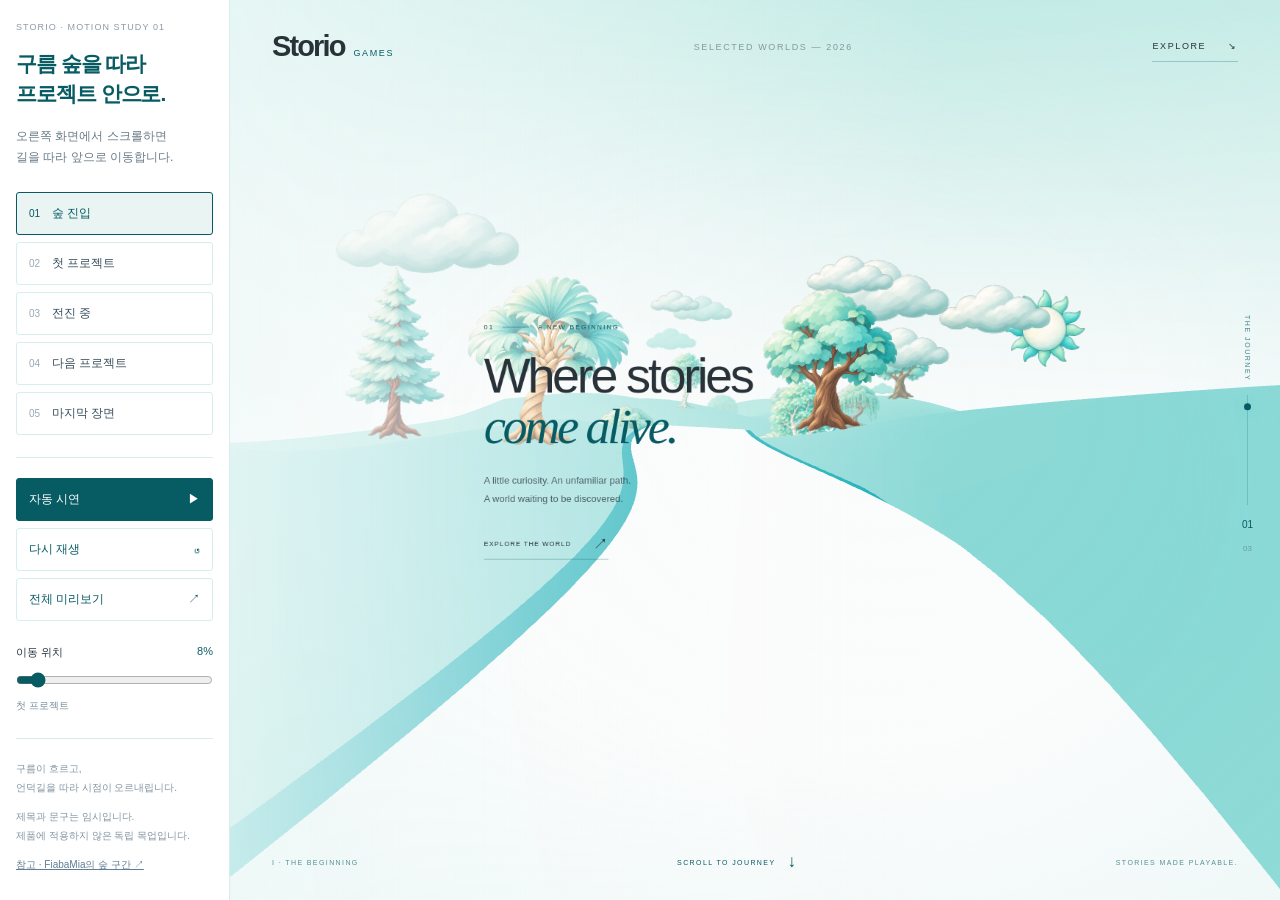
<file: storio-games/index.html>
<!doctype html>
<html lang="ko">
  <head>
    <meta charset="utf-8">
    <meta name="viewport" content="width=device-width, initial-scale=1">
    <title>Storio · 구름 숲 전진 목업</title>
    <link rel="stylesheet" href="review.css">
  </head>
  <body>
    <button id="panel-toggle" class="panel-toggle" aria-controls="controls" aria-expanded="false">시안 조작</button>
    <main class="workspace">
      <aside id="controls" class="sidebar" data-open="false" aria-label="목업 조작">
        <p class="kicker">STORIO · MOTION STUDY 01</p>
        <h1>구름 숲을 따라<br>프로젝트 안으로.</h1>
        <p class="intro">오른쪽 화면에서 스크롤하면<br>길을 따라 앞으로 이동합니다.</p>
        <nav class="states" aria-label="장면 선택">
          <button data-progress="0.08" aria-current="page"><span>01</span> 숲 진입</button>
          <button data-progress="0.22"><span>02</span> 첫 프로젝트</button>
          <button data-progress="0.37"><span>03</span> 전진 중</button>
          <button data-progress="0.58"><span>04</span> 다음 프로젝트</button>
          <button data-progress="0.9"><span>05</span> 마지막 장면</button>
        </nav>
        <div class="actions">
          <button id="play">자동 시연 <span>▶</span></button>
          <button id="replay">다시 재생 <span>↺</span></button>
          <a id="full-preview" href="journey.html?p=0.08" target="_blank" rel="noopener">전체 미리보기 <span>↗</span></a>
        </div>
        <div class="scrubber">
          <label for="progress">이동 위치 <output id="position">8%</output></label>
          <input id="progress" type="range" min="0" max="1000" value="80">
          <p id="scene-state" role="status">숲 진입</p>
        </div>
        <div class="notes">
          <p>구름이 흐르고,<br>언덕길을 따라 시점이 오르내립니다.</p>
          <p>제목과 문구는 임시입니다.<br>제품에 적용하지 않은 독립 목업입니다.</p>
          <a href="https://www.fiabamia.com/" target="_blank" rel="noopener">참고 · FiabaMia의 숲 구간 ↗</a>
        </div>
      </aside>
      <section class="preview" aria-label="스크롤 전진 목업">
        <iframe id="preview" src="journey.html?p=0.08" title="만화풍 구름 숲을 따라 전진하는 프로젝트 섹션"></iframe>
      </section>
    </main>
    <script src="review.js"></script>
  </body>
</html>
</file>
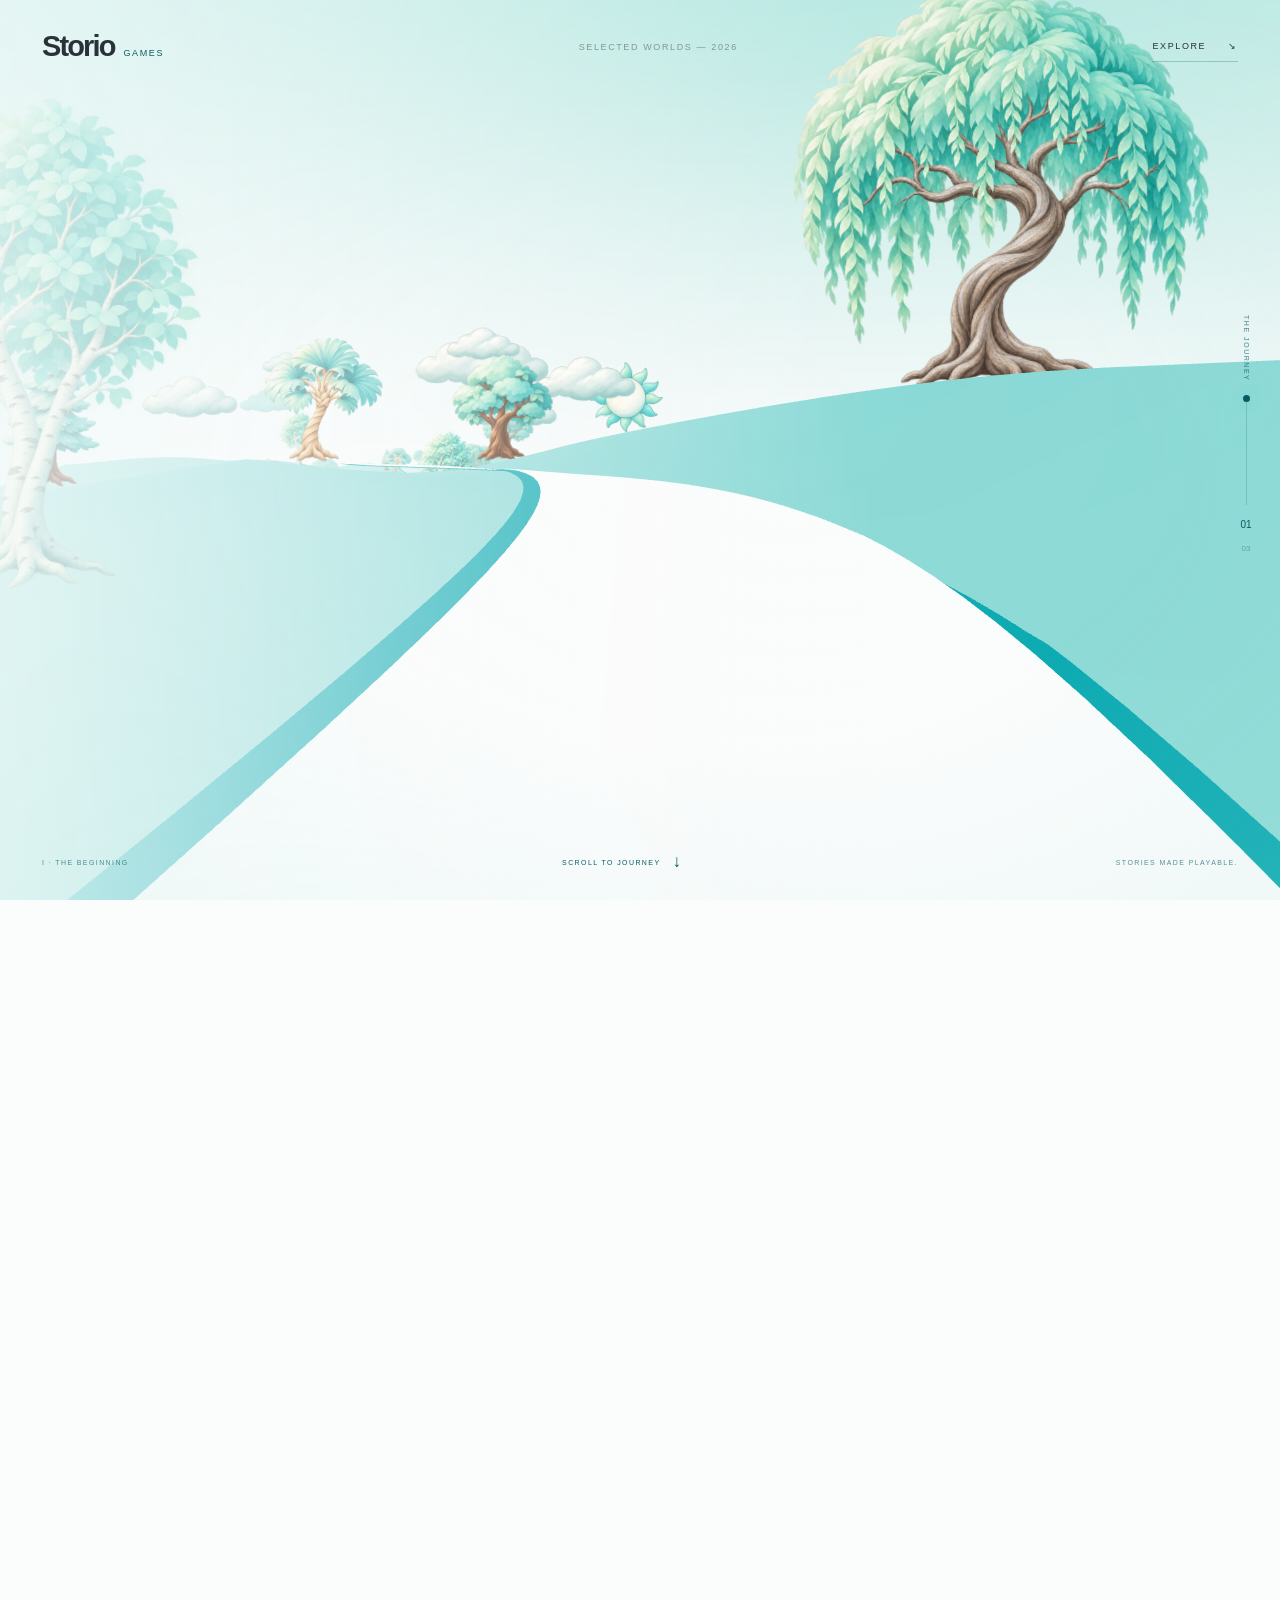
<file: storio-games/journey.html>
<!doctype html>
<html lang="en">
  <head>
    <meta charset="utf-8">
    <meta name="viewport" content="width=device-width, initial-scale=1">
    <title>Storio · Into the story</title>
    <link rel="stylesheet" href="journey.css">
  </head>
  <body>
    <a class="skip" href="#chapters">Skip to projects</a>
    <div class="scene" aria-hidden="true">
      <canvas id="world"></canvas>
      <div class="atmosphere"></div>
      <div class="vignette"></div>
    </div>
    <header class="navigation">
      <a href="index.html" class="wordmark" aria-label="Storio Games mockup">Storio<span>GAMES</span></a>
      <span class="nav-label">SELECTED WORLDS — 2026</span>
      <a class="nav-end" href="#chapters">EXPLORE <span>↘</span></a>
    </header>
    <div class="chapter-indicator" aria-hidden="true">
      <span>THE JOURNEY</span>
      <div class="track"><i id="track-fill"></i></div>
      <b id="current-number">01</b><small>03</small>
    </div>
    <main id="chapters">
      <article class="chapter" data-at="0.19" id="project-1">
        <div class="copy">
          <p class="eyebrow">01 <i></i> A NEW BEGINNING</p>
          <h1>Where stories<br><em>come alive.</em></h1>
          <p class="description">A little curiosity. An unfamiliar path.<br>A world waiting to be discovered.</p>
          <a class="project-link" href="#project-2">EXPLORE THE WORLD <span>↗</span></a>
        </div>
      </article>
      <article class="chapter" data-at="0.54" id="project-2">
        <div class="copy">
          <p class="eyebrow">02 <i></i> FURTHER INTO THE UNKNOWN</p>
          <h2>Beyond<br><em>the ordinary.</em></h2>
          <p class="description">Follow the lights a little further.<br>There is always another story ahead.</p>
          <a class="project-link" href="#project-3">EXPLORE THE WORLD <span>↗</span></a>
        </div>
      </article>
      <article class="chapter" data-at="0.88" id="project-3">
        <div class="copy">
          <p class="eyebrow">03 <i></i> YOUR NEXT CHAPTER</p>
          <h2>A world<br><em>of our own.</em></h2>
          <p class="description">Small moments. Lasting feelings.<br>The journey has only just begun.</p>
          <a class="project-link" href="#project-1">BACK TO THE BEGINNING <span>↺</span></a>
        </div>
      </article>
    </main>
    <footer class="journey-footer">
      <span id="chapter-name">I · THE BEGINNING</span>
      <span class="scroll-hint">SCROLL TO JOURNEY <i>↓</i></span>
      <span>STORIES MADE PLAYABLE.</span>
    </footer>
    <p class="fallback" hidden>The 3D scene could not load. The project text is still available below.</p>
    <script type="module" src="journey.js"></script>
  </body>
</html>
</file>
<file: storio-games/review.css>
:root {
  --blue: #075b63;
  --line: #d6eeee;
  --pale: #e9f4f3;
  font-family: -apple-system, BlinkMacSystemFont, "Apple SD Gothic Neo", sans-serif;
  color: #263540;
  background: #fff;
}

* { box-sizing: border-box; }
html, body { height: 100%; margin: 0; overflow: hidden; }
button, a { -webkit-tap-highlight-color: transparent; }
button { font: inherit; cursor: pointer; }
button:focus-visible, a:focus-visible, input:focus-visible {
  outline: 3px solid var(--blue);
  outline-offset: 3px;
}

.workspace { display: grid; grid-template-columns: 230px minmax(0, 1fr); height: 100svh; }
.sidebar { padding: 22px 16px; border-right: 1px solid var(--line); overflow-y: auto; }
.kicker { margin: 0 0 17px; color: #8b9aa8; font-size: 9px; letter-spacing: .12em; }
h1 { margin: 0 0 16px; color: var(--blue); font-size: 21px; font-weight: 600; line-height: 1.45; letter-spacing: -.05em; }
.intro { margin: 0 0 23px; color: #697b88; font-size: 12px; line-height: 1.8; }
.states, .actions { display: grid; gap: 7px; }
.states button, .actions button, .actions a {
  display: flex;
  align-items: center;
  min-height: 43px;
  padding: 10px 12px;
  gap: 12px;
  border: 1px solid var(--line);
  border-radius: 3px;
  background: #fff;
  color: #384d5b;
  text-align: left;
  text-decoration: none;
  font-size: 12px;
}
.states span { color: #97a8b6; font-size: 10px; }
.states button[aria-current="page"] { border-color: var(--blue); color: var(--blue); background: var(--pale); }
.states button[aria-current="page"] span { color: var(--blue); }
.actions { margin-top: 22px; padding-top: 20px; border-top: 1px solid var(--line); }
.actions button, .actions a { justify-content: space-between; color: var(--blue); }
.actions #play { background: var(--blue); border-color: var(--blue); color: #fff; }
.scrubber { margin-top: 24px; }
.scrubber label { display: flex; justify-content: space-between; font-size: 11px; }
.scrubber output { font-variant-numeric: tabular-nums; color: var(--blue); }
.scrubber input { width: 100%; margin: 12px 0 0; accent-color: var(--blue); }
#scene-state { min-height: 16px; margin: 7px 0; color: #778c9a; font-size: 10px; }
.notes { margin-top: 23px; border-top: 1px solid var(--line); padding-top: 10px; font-size: 10px; line-height: 1.9; color: #8293a0; }
.notes a { color: #607e93; }
.preview { min-width: 0; height: 100%; }
iframe { width: 100%; height: 100%; display: block; border: 0; background: #fbfcfc; }
.panel-toggle { display: none; position: fixed; top: 12px; left: 12px; z-index: 30; min-height: 42px; padding: 10px 14px; border: 1px solid var(--line); background: #fff; color: var(--blue); }

@media (max-width: 900px) {
  .workspace { grid-template-columns: minmax(0, 1fr); }
  .sidebar { position: fixed; inset: 0 auto 0 0; z-index: 20; width: 265px; padding-top: 74px; background: white; transform: translateX(-110%); box-shadow: 8px 0 24px #0002; }
  .sidebar[data-open="true"] { transform: translateX(0); }
  .panel-toggle { display: block; top: 74px; }
  .panel-toggle[aria-expanded="true"] { top: 12px; }
}
</file>
<file: storio-games/journey.css>
:root {
  --charcoal: #283238;
  --deep-teal: #075b63;
  --mint: #aee6df;
  --aqua: #47c9cb;
  --white: #fbfcfc;
  color-scheme: light;
  color: var(--charcoal);
  background: var(--white);
  font-family: "Helvetica Neue", Arial, sans-serif;
}
* { box-sizing: border-box; }
html { scroll-behavior: auto; }
body { margin: 0; min-height: 100vh; background: var(--white); }
a { color: inherit; text-decoration: none; }
a:focus-visible { outline: 2px solid var(--aqua); outline-offset: 6px; }
.skip { position: fixed; z-index: 20; left: 24px; top: -100px; padding: 12px; background: #075b63; color: var(--white); }
.skip:focus { top: 20px; }
.scene { position: fixed; inset: 0; overflow: hidden; }
canvas { display: block; width: 100%; height: 100%; }
.atmosphere { position: absolute; inset: 0; pointer-events: none; background: radial-gradient(ellipse at 57% 45%, #fbfcfc0a, transparent 50%), linear-gradient(90deg, #fbfcfccc, transparent 68%); }
.vignette { position: absolute; inset: 0; background: radial-gradient(ellipse at 57% 53%, transparent 40%, #aee6df33 100%); }
.navigation { position: fixed; z-index: 8; inset: 0 0 auto; display: flex; align-items: center; justify-content: space-between; padding: 30px 42px; }
.wordmark { display: flex; align-items: baseline; gap: 9px; font-size: 29px; font-weight: 800; letter-spacing: -.065em; }
.wordmark span { font-size: 9px; font-weight: 400; letter-spacing: .18em; color: var(--deep-teal); }
.nav-label, .nav-end { font-size: 9px; letter-spacing: .18em; }
.nav-label { opacity: .45; }
.nav-end { padding: 10px 0; border-bottom: 1px solid #075b6344; }
.nav-end span { margin-left: 18px; }
#chapters { position: relative; height: 700svh; }
.chapter { position: fixed; inset: 0; display: flex; align-items: center; padding: 0 11%; opacity: 0; visibility: hidden; pointer-events: none; transform-origin: 54% 50%; will-change: transform, opacity; }
.copy { width: 100%; transform: translateY(-2%); }
.eyebrow { display: flex; align-items: center; gap: 12px; margin: 0 0 27px; font-size: 9px; letter-spacing: .21em; color: var(--deep-teal); }
.eyebrow i { display: block; width: 36px; height: 1px; background: #075b6366; }
h1, h2 { margin: 0; font-size: clamp(48px, 6.4vw, 104px); line-height: 1.02; letter-spacing: -.057em; font-weight: 400; }
h1 em, h2 em { font-family: Georgia, "Times New Roman", serif; font-weight: 400; letter-spacing: -.06em; color: var(--deep-teal); }
.description { margin: 27px 0 0; font-size: 13px; line-height: 1.9; color: #283238bf; }
.project-link { display: inline-flex; align-items: center; gap: 30px; padding: 11px 0; margin-top: 27px; font-size: 9px; letter-spacing: .13em; border-bottom: 1px solid #075b6366; }
.project-link span { font-size: 20px; line-height: 1; }
.chapter-indicator { position: fixed; z-index: 8; right: 27px; top: 35%; display: flex; flex-direction: column; gap: 14px; align-items: center; font-size: 10px; }
.chapter-indicator > span { writing-mode: vertical-rl; font-size: 7px; letter-spacing: .22em; color: #075b63bb; }
.track { position: relative; height: 110px; width: 1px; background: #075b6333; }
.track i { position: absolute; height: 7px; width: 7px; left: -3px; top: 0; border-radius: 50%; background: var(--deep-teal); box-shadow: 0 0 12px #47c9cb66; }
.chapter-indicator b { color: var(--deep-teal); font-size: 10px; font-weight: 400; }
.chapter-indicator small { font-size: 8px; opacity: .35; }
.journey-footer { position: fixed; z-index: 8; inset: auto 0 0; display: flex; justify-content: space-between; align-items: center; padding: 28px 42px; font-size: 7px; letter-spacing: .2em; color: #075b63aa; pointer-events: none; }
.scroll-hint { display: flex; align-items: center; gap: 12px; color: var(--deep-teal); }
.scroll-hint i { font-style: normal; font-size: 17px; }
.fallback { position: fixed; bottom: 60px; left: 11%; font-size: 12px; }

@media (max-width: 600px) {
  .navigation { padding: 26px 24px; }
  .wordmark { margin-left: 0; font-size: 25px; }
  .nav-label { display: none; }
  .nav-end { font-size: 8px; }
  .chapter { padding: 0 27px; transform-origin: 27px 50%; }
  .copy { transform: translateY(-13%); }
  h1, h2 { font-size: clamp(43px, 11vw, 66px); }
  .eyebrow { font-size: 7px; letter-spacing: .12em; gap: 7px; margin-bottom: 23px; }
  .description { font-size: 12px; }
  .project-link { font-size: 8px; }
  .chapter-indicator { right: 16px; top: 57%; }
  .journey-footer { padding: 26px 25px; font-size: 6px; }
  .journey-footer > span:last-child { display: none; }
}

@media (prefers-reduced-motion: reduce) {
  #chapters, body.failed #chapters { height: auto; padding: 140px 0 90px; }
  .chapter { position: relative; min-height: 75svh; opacity: 1 !important; visibility: visible !important; transform: none !important; pointer-events: auto !important; }
  .scene { opacity: .45; }
  .chapter-indicator, .scroll-hint { display: none; }
}
body.failed #chapters { height: auto; padding: 140px 0 90px; }
body.failed .chapter { position: relative; min-height: 75svh; opacity: 1 !important; visibility: visible !important; transform: none !important; pointer-events: auto !important; }
</file>
